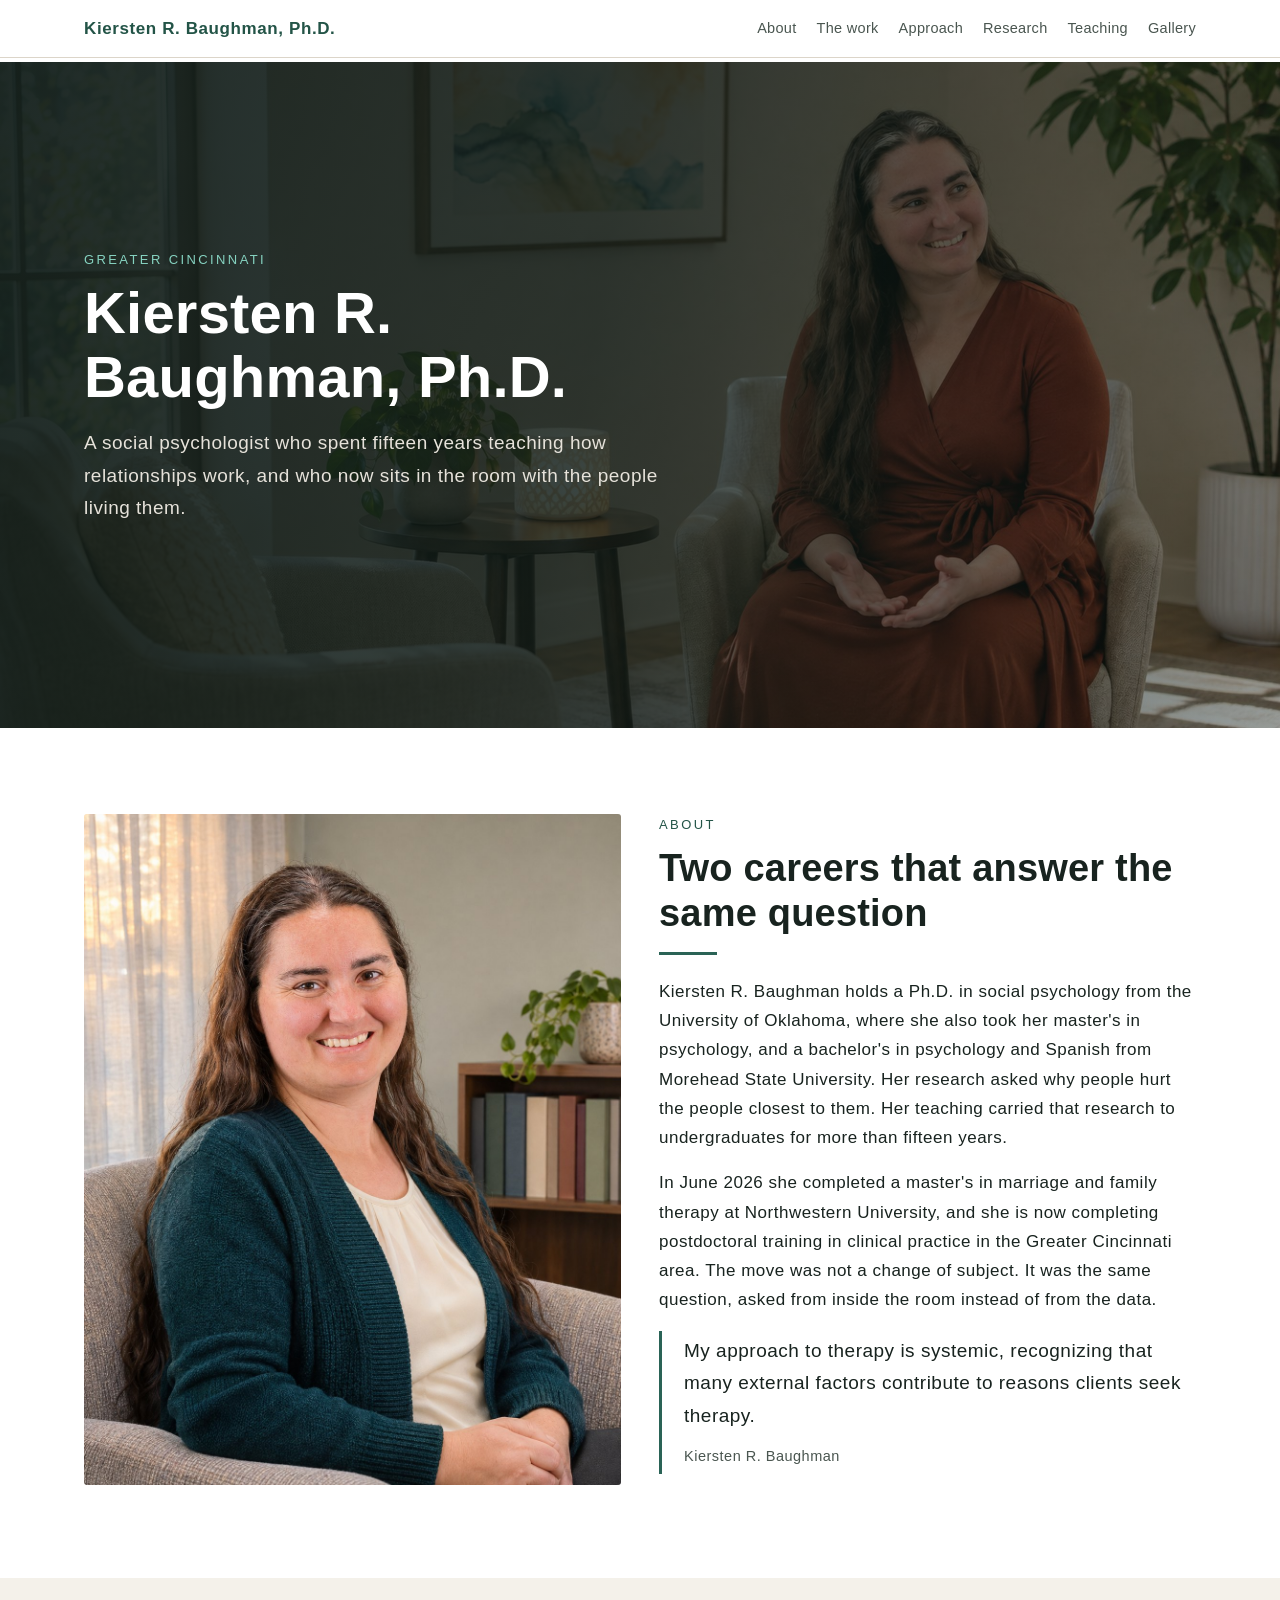
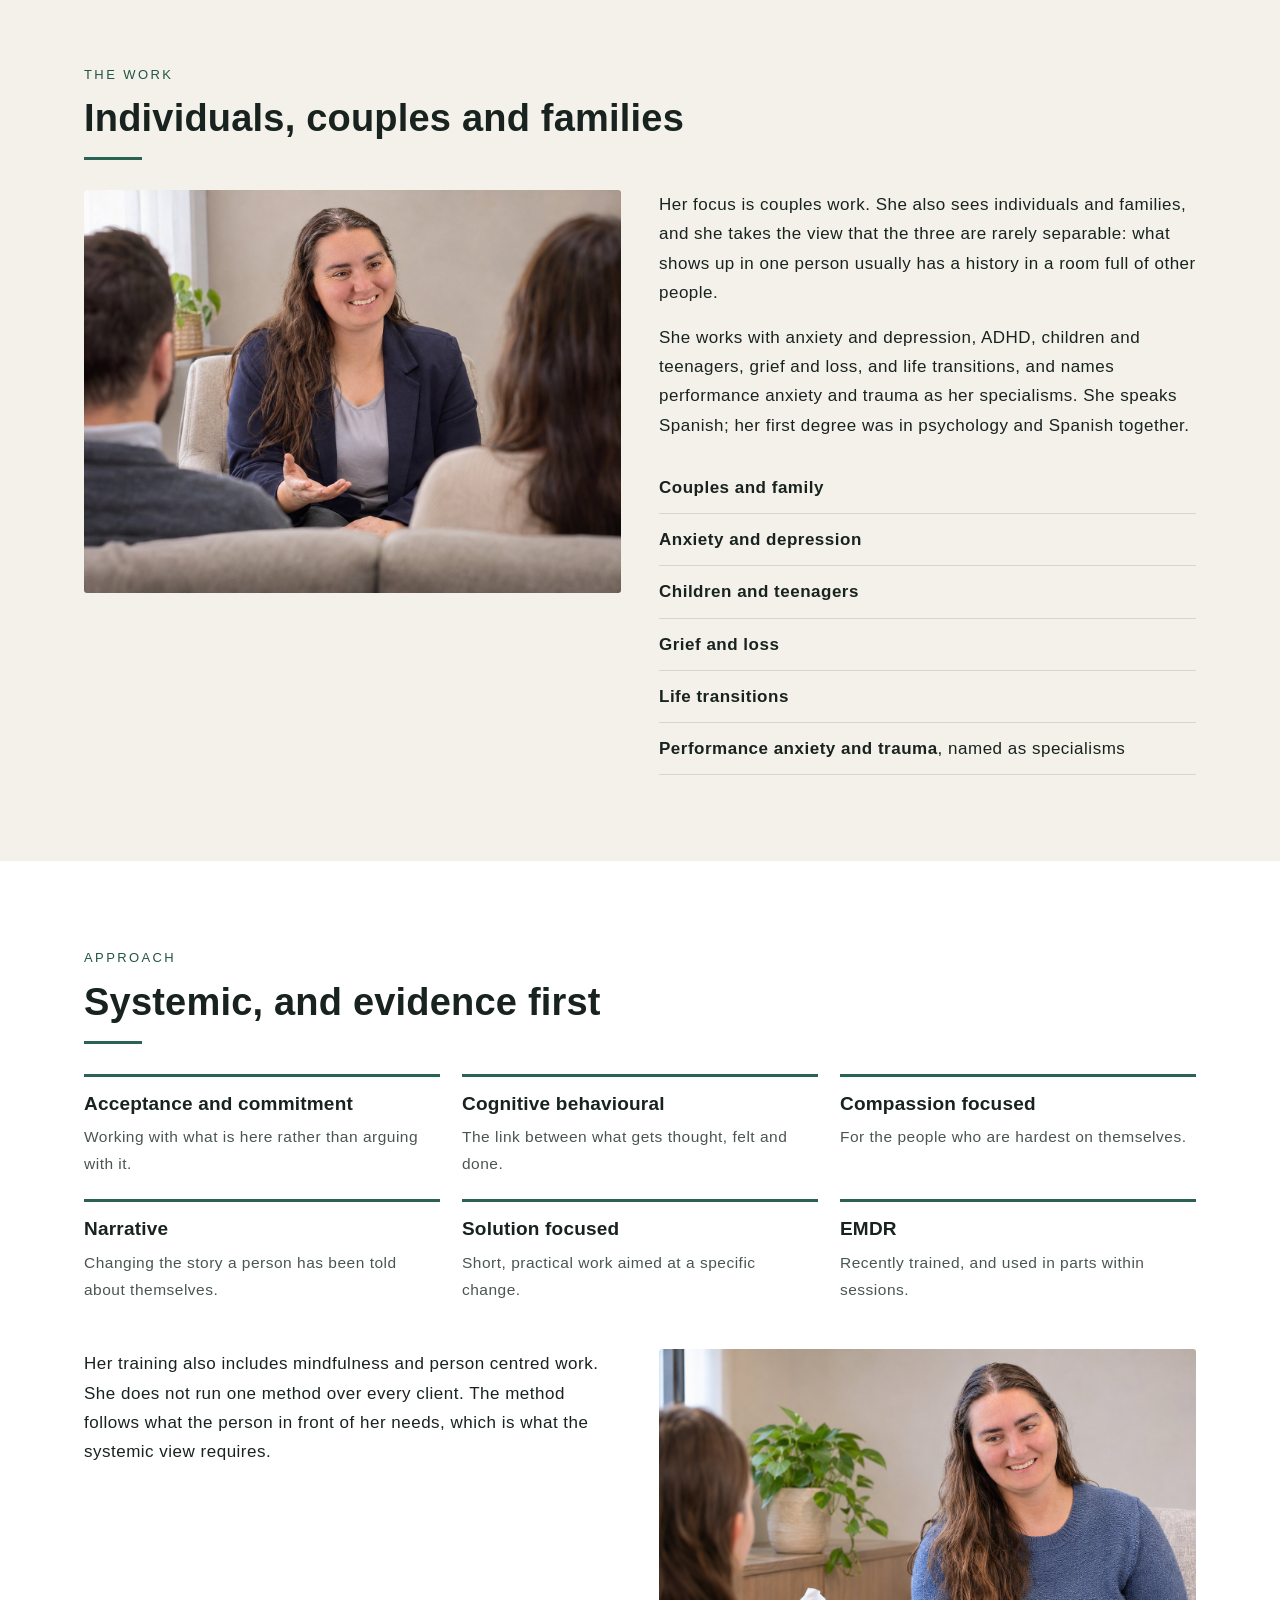
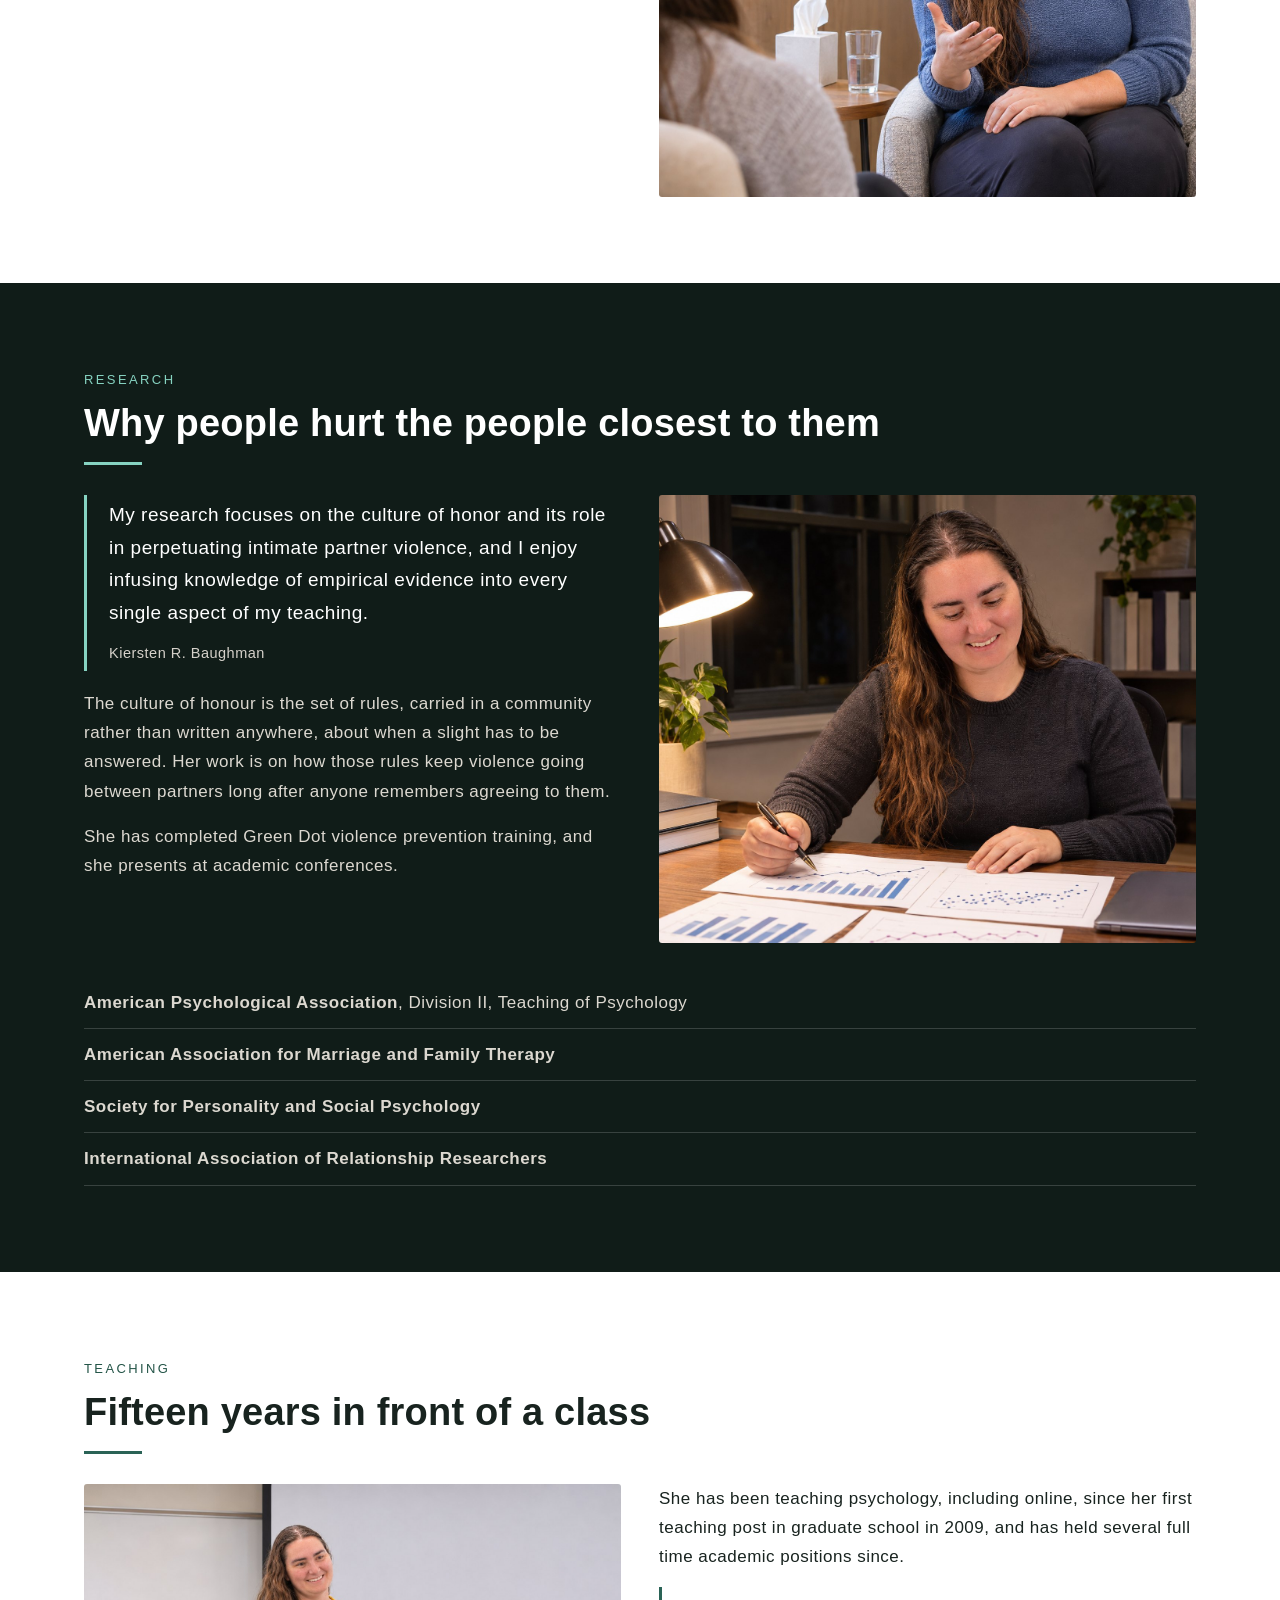
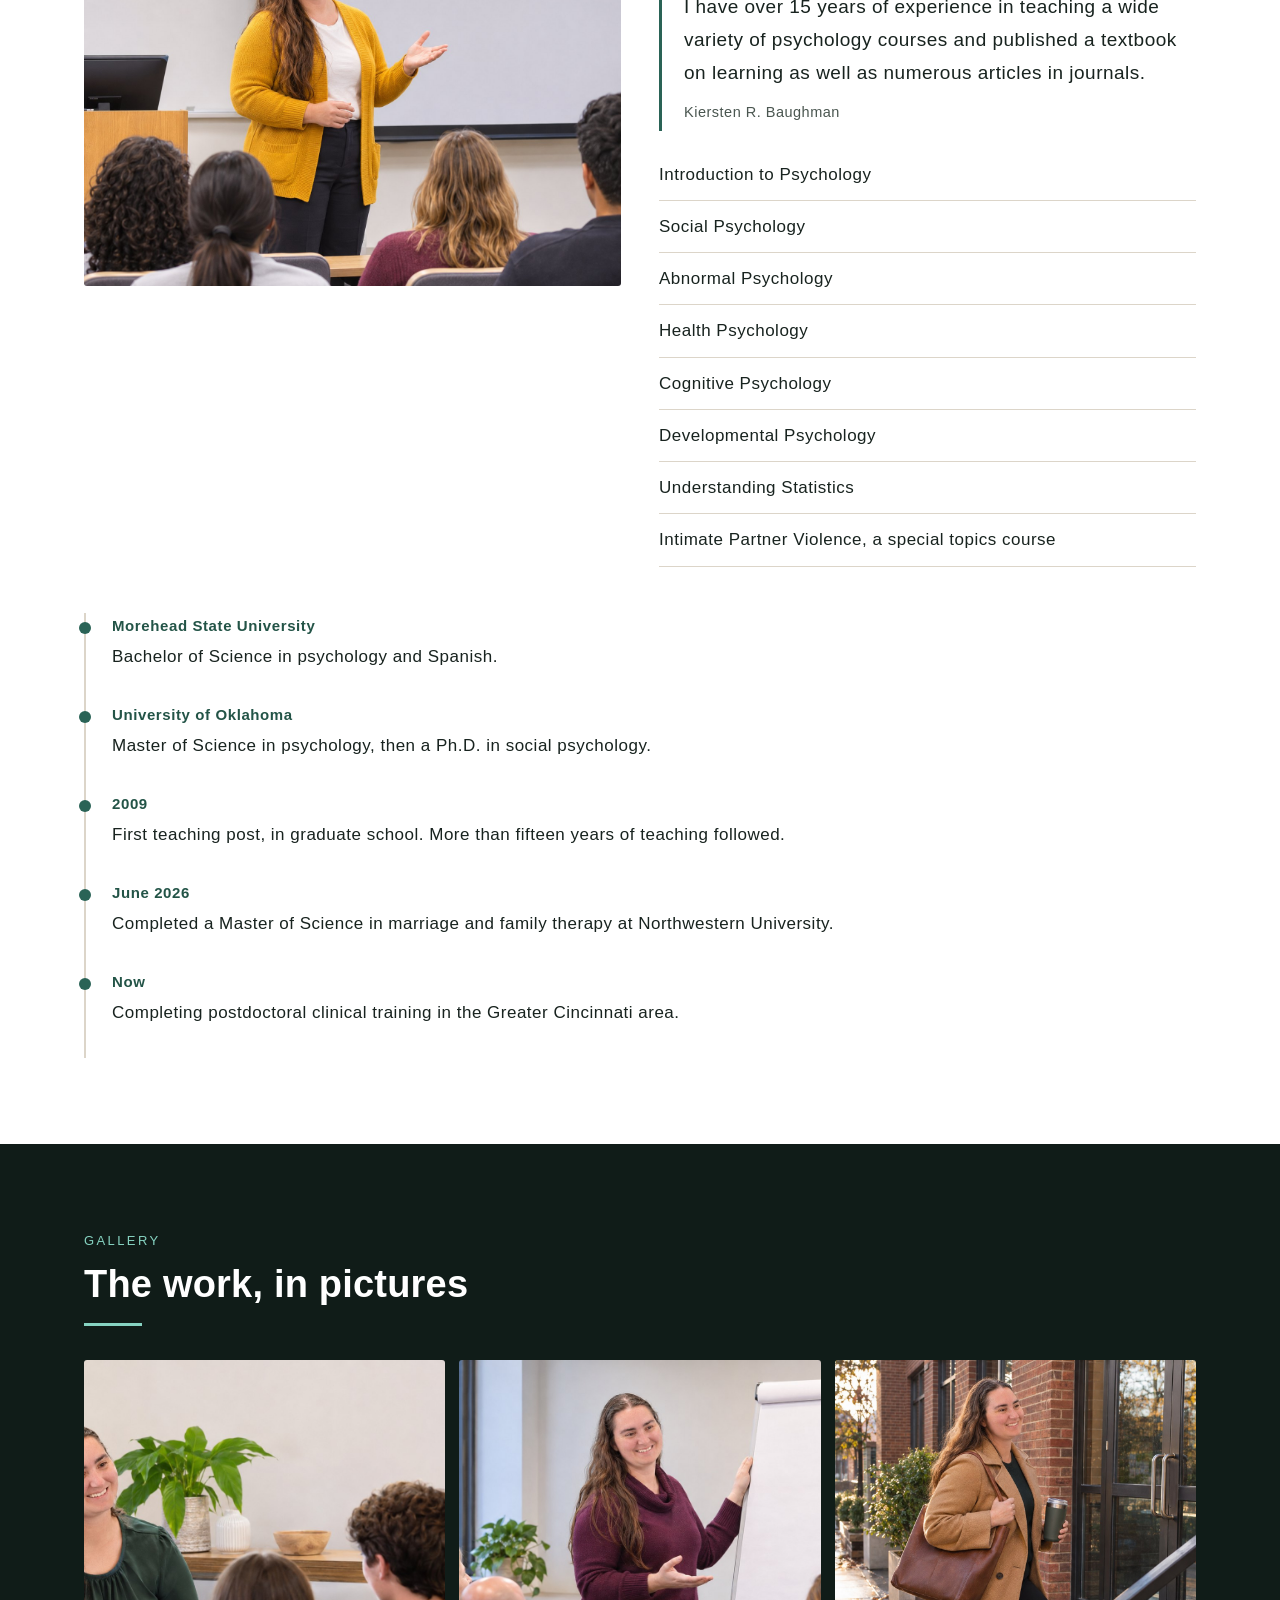
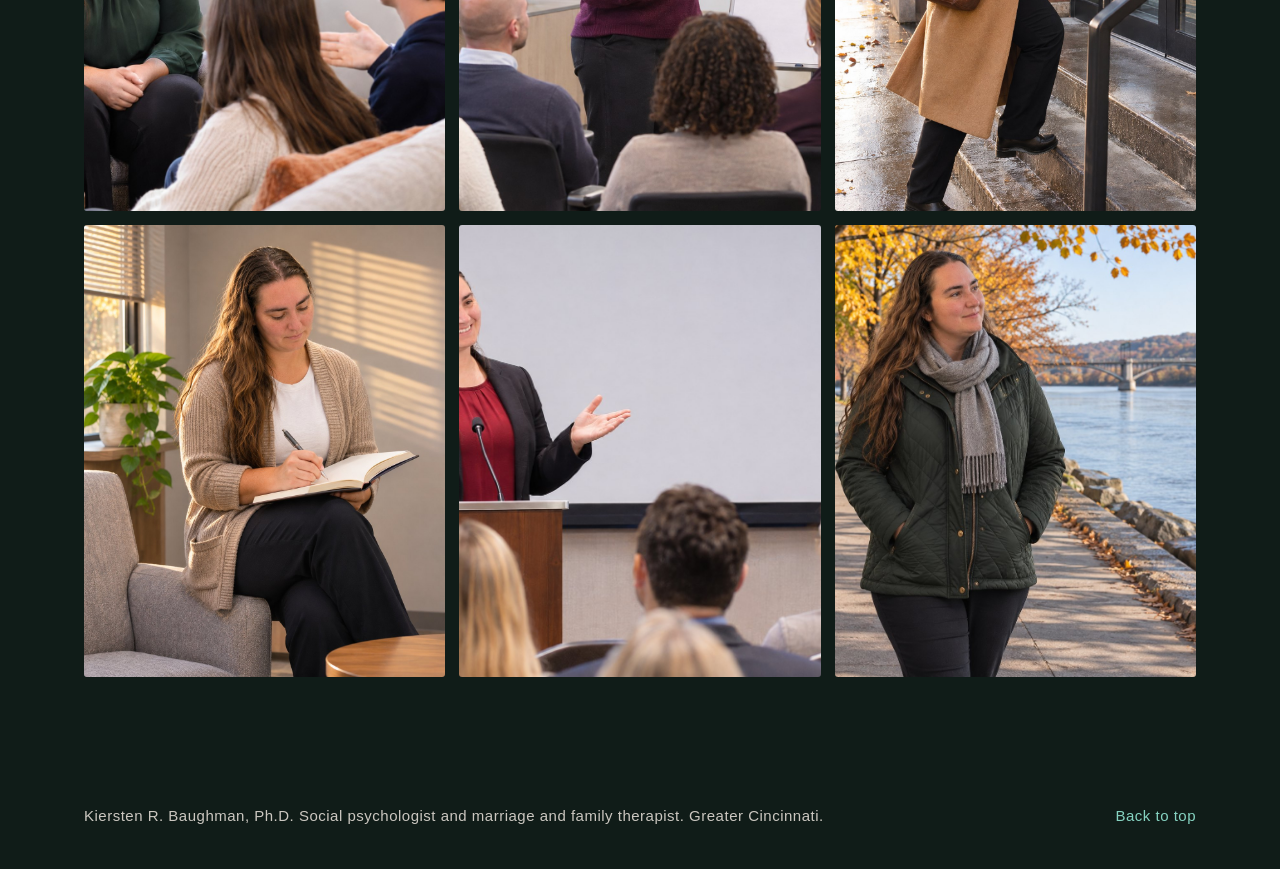
<file: index.html>
<!DOCTYPE html>
<html lang="en">
<head>
<meta charset="utf-8">
<meta name="viewport" content="width=device-width, initial-scale=1, shrink-to-fit=no">
<meta name="robots" content="noindex, nofollow"><!-- staging on github.io. Remove this line and the Disallow in robots.txt when the site moves to her own domain. -->
<title>Kiersten R. Baughman, Ph.D. | Social Psychologist and Marriage and Family Therapist</title>
<meta name="description" content="Kiersten R. Baughman, Ph.D., is a social psychologist and marriage and family therapist in the Greater Cincinnati area who works with individuals, couples and families, and who has taught university psychology for more than fifteen years.">
<link rel="icon" href="img/favicon.ico">
<link href="css/bundle.min.css" rel="stylesheet">
<link href="css/style.css" rel="stylesheet">
<link href="css/kb.css" rel="stylesheet">
</head>
<body class="kb">

<nav class="kb-nav">
  <div class="kb-wrap">
    <a class="kb-brand" href="#home">Kiersten R. Baughman, Ph.D.</a>
    <div class="kb-links">
      <a href="#about">About</a>
      <a href="#practice">The work</a>
      <a href="#approach">Approach</a>
      <a href="#research">Research</a>
      <a href="#teaching">Teaching</a>
      <a href="#gallery">Gallery</a>
    </div>
  </div>
</nav>

<header class="kb-hero" id="home" style="background-image:url('img/02-hero.jpg')">
  <div class="kb-scrim"></div>
  <div class="kb-wrap">
    <span class="kb-eyebrow">Greater Cincinnati</span>
    <h1>Kiersten R. Baughman, Ph.D.</h1>
    <p>A social psychologist who spent fifteen years teaching how relationships work, and who now sits in the room with the people living them.</p>
  </div>
</header>

<section id="about">
  <div class="kb-wrap">
    <div class="kb-grid kb-two">
      <div class="kb-portrait"><img src="img/01-portrait.jpg" alt="Kiersten R. Baughman in a consulting room" width="1122" height="1402" loading="lazy" decoding="async"></div>
      <div>
        <span class="kb-eyebrow">About</span>
        <h2>Two careers that answer the same question</h2>
        <div class="kb-rule"></div>
        <p>Kiersten R. Baughman holds a Ph.D. in social psychology from the University of Oklahoma, where she also took her master's in psychology, and a bachelor's in psychology and Spanish from Morehead State University. Her research asked why people hurt the people closest to them. Her teaching carried that research to undergraduates for more than fifteen years.</p>
        <p>In June 2026 she completed a master's in marriage and family therapy at Northwestern University, and she is now completing postdoctoral training in clinical practice in the Greater Cincinnati area. The move was not a change of subject. It was the same question, asked from inside the room instead of from the data.</p>
        <div class="kb-quote">
          <p>My approach to therapy is systemic, recognizing that many external factors contribute to reasons clients seek therapy.</p>
          <cite>Kiersten R. Baughman</cite>
        </div>
      </div>
    </div>
  </div>
</section>

<section class="kb-sand" id="practice">
  <div class="kb-wrap">
    <span class="kb-eyebrow">The work</span>
    <h2>Individuals, couples and families</h2>
    <div class="kb-rule"></div>
    <div class="kb-grid kb-two" style="margin-top:30px">
      <div class="kb-shot"><img src="img/03-couples.jpg" alt="In session with a couple" width="1448" height="1086" loading="lazy" decoding="async"></div>
      <div>
        <p>Her focus is couples work. She also sees individuals and families, and she takes the view that the three are rarely separable: what shows up in one person usually has a history in a room full of other people.</p>
        <p>She works with anxiety and depression, ADHD, children and teenagers, grief and loss, and life transitions, and names performance anxiety and trauma as her specialisms. She speaks Spanish; her first degree was in psychology and Spanish together.</p>
        <ul class="kb-list" style="margin-top:22px">
          <li><b>Couples and family</b></li>
          <li><b>Anxiety and depression</b></li>
          <li><b>Children and teenagers</b></li>
          <li><b>Grief and loss</b></li>
          <li><b>Life transitions</b></li>
          <li><b>Performance anxiety and trauma</b>, named as specialisms</li>
        </ul>
      </div>
    </div>
  </div>
</section>

<section id="approach">
  <div class="kb-wrap">
    <span class="kb-eyebrow">Approach</span>
    <h2>Systemic, and evidence first</h2>
    <div class="kb-rule"></div>
    <div class="kb-cards" style="margin-top:30px">
      <div class="kb-card"><h3>Acceptance and commitment</h3><p>Working with what is here rather than arguing with it.</p></div>
      <div class="kb-card"><h3>Cognitive behavioural</h3><p>The link between what gets thought, felt and done.</p></div>
      <div class="kb-card"><h3>Compassion focused</h3><p>For the people who are hardest on themselves.</p></div>
      <div class="kb-card"><h3>Narrative</h3><p>Changing the story a person has been told about themselves.</p></div>
      <div class="kb-card"><h3>Solution focused</h3><p>Short, practical work aimed at a specific change.</p></div>
      <div class="kb-card"><h3>EMDR</h3><p>Recently trained, and used in parts within sessions.</p></div>
    </div>
    <div class="kb-grid kb-two" style="margin-top:46px">
      <div>
        <p>Her training also includes mindfulness and person centred work. She does not run one method over every client. The method follows what the person in front of her needs, which is what the systemic view requires.</p>
      </div>
      <div class="kb-shot"><img src="img/09-oneonone.jpg" alt="A one to one session" width="1374" height="1145" loading="lazy" decoding="async"></div>
    </div>
  </div>
</section>

<section class="kb-deep" id="research">
  <div class="kb-wrap">
    <span class="kb-eyebrow">Research</span>
    <h2>Why people hurt the people closest to them</h2>
    <div class="kb-rule"></div>
    <div class="kb-grid kb-two" style="margin-top:30px">
      <div>
        <div class="kb-quote">
          <p>My research focuses on the culture of honor and its role in perpetuating intimate partner violence, and I enjoy infusing knowledge of empirical evidence into every single aspect of my teaching.</p>
          <cite>Kiersten R. Baughman</cite>
        </div>
        <p>The culture of honour is the set of rules, carried in a community rather than written anywhere, about when a slight has to be answered. Her work is on how those rules keep violence going between partners long after anyone remembers agreeing to them.</p>
        <p>She has completed Green Dot violence prevention training, and she presents at academic conferences.</p>
      </div>
      <div class="kb-shot"><img src="img/05-desk.jpg" alt="Reviewing research material at her desk" width="1374" height="1145" loading="lazy" decoding="async"></div>
    </div>
    <ul class="kb-list" style="margin-top:34px">
      <li><b>American Psychological Association</b>, Division II, Teaching of Psychology</li>
      <li><b>American Association for Marriage and Family Therapy</b></li>
      <li><b>Society for Personality and Social Psychology</b></li>
      <li><b>International Association of Relationship Researchers</b></li>
    </ul>
  </div>
</section>

<section id="teaching">
  <div class="kb-wrap">
    <span class="kb-eyebrow">Teaching</span>
    <h2>Fifteen years in front of a class</h2>
    <div class="kb-rule"></div>
    <div class="kb-grid kb-two" style="margin-top:30px">
      <div class="kb-shot"><img src="img/04-lecture.jpg" alt="Teaching a university psychology class" width="1448" height="1086" loading="lazy" decoding="async"></div>
      <div>
        <p>She has been teaching psychology, including online, since her first teaching post in graduate school in 2009, and has held several full time academic positions since.</p>
        <div class="kb-quote">
          <p>I have over 15 years of experience in teaching a wide variety of psychology courses and published a textbook on learning as well as numerous articles in journals.</p>
          <cite>Kiersten R. Baughman</cite>
        </div>
        <ul class="kb-list">
          <li>Introduction to Psychology</li>
          <li>Social Psychology</li>
          <li>Abnormal Psychology</li>
          <li>Health Psychology</li>
          <li>Cognitive Psychology</li>
          <li>Developmental Psychology</li>
          <li>Understanding Statistics</li>
          <li>Intimate Partner Violence, a special topics course</li>
        </ul>
      </div>
    </div>
    <ul class="kb-time" style="margin-top:46px">
      <li><span class="kb-when">Morehead State University</span><p>Bachelor of Science in psychology and Spanish.</p></li>
      <li><span class="kb-when">University of Oklahoma</span><p>Master of Science in psychology, then a Ph.D. in social psychology.</p></li>
      <li><span class="kb-when">2009</span><p>First teaching post, in graduate school. More than fifteen years of teaching followed.</p></li>
      <li><span class="kb-when">June 2026</span><p>Completed a Master of Science in marriage and family therapy at Northwestern University.</p></li>
      <li><span class="kb-when">Now</span><p>Completing postdoctoral clinical training in the Greater Cincinnati area.</p></li>
    </ul>
  </div>
</section>

<section class="kb-deep" id="gallery">
  <div class="kb-wrap">
    <span class="kb-eyebrow">Gallery</span>
    <h2>The work, in pictures</h2>
    <div class="kb-rule"></div>
    <div class="kb-gallery" style="margin-top:34px">
      <figure><img src="img/06-family.jpg" alt="In session with a family" width="1448" height="1086" loading="lazy" decoding="async"></figure>
      <figure><img src="img/08-workshop.jpg" alt="Running a small training workshop" width="1448" height="1086" loading="lazy" decoding="async"></figure>
      <figure><img src="img/07-arriving.jpg" alt="Arriving at the practice in the morning" width="1122" height="1402" loading="lazy" decoding="async"></figure>
      <figure><img src="img/11-notes.jpg" alt="Writing up notes between sessions" width="1122" height="1402" loading="lazy" decoding="async"></figure>
      <figure><img src="img/10-conference.jpg" alt="Presenting at an academic conference" width="1672" height="941" loading="lazy" decoding="async"></figure>
      <figure><img src="img/12-river.jpg" alt="Walking a riverside path" width="1448" height="1086" loading="lazy" decoding="async"></figure>
    </div>
  </div>
</section>

<footer class="kb-foot">
  <div class="kb-wrap">
    <span>Kiersten R. Baughman, Ph.D. Social psychologist and marriage and family therapist. Greater Cincinnati.</span>
    <span><a href="#home">Back to top</a></span>
  </div>
</footer>
<!-- No contact form and no email address: this build had no contact address on file for her, and an address is never guessed. Add a FormSubmit form here once she supplies one. -->
<!-- Needs Client Confirmation, all held off the page: her licence status and whether "Licensed Clinical Intern" is a title she wants published; whether she still holds the Valley City State University post and the years; the title, publisher and year of the textbook on learning; which locations she sees clients at; whether Spanish language sessions should be offered as a service. -->
<script src="js/kb.js"></script>
</body>
</html>
</file>
<file: css/style.css>
/* ===================================
    Table of Content
====================================== */

/*  
    - Google Fonts
    - Scrollbar
    - General   
    - Loader
    - Navbar
    - Side Menu
    - Banner
    - About Section
    - Counter section
    - Portfolio Section
    - Team Section
    - Testimonials Section
    - Blog Section
    - Contact Section
    - Footer
    - StandAlone Page
    - Media Queries

   
*/

@import url('https://fonts.googleapis.com/css2?family=Raleway:wght@200;300;400;500;600;700;800&display=swap');
@import url('https://fonts.googleapis.com/css2?family=Open+Sans:wght@300;400;600;700&display=swap');

/* ===================================
    Scrollbar
====================================== */


::-webkit-scrollbar {
width: 8px;
}
::-webkit-scrollbar-track {
width: 12px;
border-left: 0 solid white;
border-right: 0 solid white;
}
::-webkit-scrollbar-thumb {
background:linear-gradient(30deg, #00adc9  40%, #00e0ce  60%);
width: 0;
height: 25%;
transition: .5s ease;
cursor: pointer;
}


/* ===================================
    General
====================================== */


body {
  font-family: 'Raleway', sans-serif;
  overflow-x: hidden;
}

span {
  font-weight: 400;
}

a {
  text-decoration: none;
}


/*Headings*/

.heading {
  font-size: 48px;
  color: #fff;
  font-weight: 500;
  margin-bottom: 25px; 
}

.subheading { 
  font-size: 18px;
  color: #454545;
  font-weight: 400;
  margin-bottom: 25px;
  font-family: 'Open Sans', sans-serif;
}

.text {
  font-size: 16px;
  font-weight: 400;
  color: #fff;
  margin-bottom: 25px;
  font-family: 'Open Sans', sans-serif;

}

/*Social Icons*/

.social-icons ul {
  margin-bottom: 0px;
}

.social-icons ul li {
  font-size: 15px;
  display: inline-block;
  margin-right: 5px;
  margin-left: 5px;
}

.social-icons ul li a {
  overflow: hidden;
  border-radius: 50%;
  display: block;
  color: #fff;
  height: 40px;
  line-height: 40px;
  width: 40px;
  border: 1px solid transparent;
  text-align: center;
}

/*Social icons hover*/

.facebook-hover:hover {color: #4267B2; transition: all 0.5s ease; background-color: #fff;}
.twitter-hover:hover {color: #1DA1F2; transition: all 0.5s ease; background-color: #fff;}
.google-plus-hover:hover {color: #db4a39; transition: all 0.5s ease;background-color: #fff;}
.linked-in-hover:hover {color: #2867B2; transition: all 0.5s ease; background-color: #fff;}
.instagram-hover:hover {color: #C13584; transition: all 0.5s ease; background-color: #fff;}
.gmail-hover:hover {color: #D44638; transition: all 0.5s ease; background-color: #fff;}
/*Button*/

.btn {
  z-index: 2;
  letter-spacing: .5px;
  border-radius: 0;
  font-weight: 500;
  overflow: hidden;
  position: absolute;
  line-height: inherit;
  display: inline-block;
  color: #fff;
  border: 2px solid transparent;
  text-transform: capitalize;
  transition: all .5s ease !important;
}

.btn.button {
  font-size: 15px !important;
  font-weight: 500;
  color: #fff;
  padding: 9px 27px !important;
  line-height: 1.8em !important;
  cursor: pointer;
  display: inline-block;
  position: relative;
  transition: 0.5s;
  font-family: 'Raleway', sans-serif;
}

.btn.btn-rounded {
  border-radius: 50px;
}

.btn.blue-btn {
  background:  #00abc9;
  border-color:  #00abc9;
  color: #fff;
}

.btn.red-btn {
  background:  #cb342b;
  border-color:  transparent;
  color: #fff;
}

.btn.white-btn {
  background:  #fff;
  border-color:  transparent;
  color: #00bccb;
}

.btn.white-btn-1 {
  background:  #fff;
  border-color:  transparent;
  color: #cb342b;
}
  

/*Button hover*/

.btn.btn-hvr-red:hover {
  background-color: #cb342b;
  border-color: #cb342b;
  color: #fff;
}

.btn.btn-hvr-blue:hover {
  background-image: linear-gradient(to right, #00e0ce 30%, #00adc9 70%);
  /*background-color: #cb342b;*/
  border-color: transparent;
  color: #fff;
}

/* ===================================
   Loader
====================================== */
.loader {
  bottom: 0;
  height: 100%;
  left: 0;
  position: fixed;
  right: 0;
  top: 0;
  width: 100%;
  z-index: 111111;
  display: flex;
  justify-content: center;
  align-items: center;
  overflow: hidden;
  background: #fff;
}
.loader-spinner {
  width: 75px;
  height: 75px;
  margin: 0;
  background: transparent;
  border-top: 4px solid #50c2cb;
  border-right: 4px solid transparent;
  border-radius: 50%;
  animation: 1s spin linear infinite;
}

@-webkit-keyframes spin {
    from {
        -webkit-transform: rotate(0deg);
        transform: rotate(0deg);
    }
    to {
        -webkit-transform: rotate(360deg);
        transform: rotate(360deg);
    }
}

@keyframes spin {
    from {
        -webkit-transform: rotate(0deg);
        transform: rotate(0deg);
    }
    to {
        -webkit-transform: rotate(360deg);
        transform: rotate(360deg);
    }
}

/* ===================================
    Navbar
====================================== */


/* nav top default */
.navbar.navbar-top-default {
  position: absolute;
  top: 0;
  z-index: 99;
  overflow: hidden;
  height: 90px;
  width: 100%;
  -webkit-transition: all .1s ease;
  -moz-transition: all .1s ease;
  -ms-transition: all .1s ease;
  -o-transition: all .1s ease;
  transition: all .1s ease;
  background-color: transparent;
}


.header-appear .navbar-top-default {
  height: 90px;
  position: fixed;
  z-index: 999;
  background-color: #fff;
  -webkit-animation-name: animationFade;
  -o-animation-name: animationFade;
  animation-name: animationFade;
  -webkit-animation-duration: 1s;
  -o-animation-duration: 1s;
  animation-duration: 1s;
  -webkit-animation-fill-mode: both;
  -o-animation-fill-mode: both;
  animation-fill-mode: both;
  -webkit-box-shadow: 0 10px 10px -10px rgba(0, 0, 0, 0.35);
  box-shadow: 0 10px 10px -10px rgba(0, 0, 0, 0.35);
}

@keyframes animationFade {
    from { opacity: 0; -webkit-transform: translate3d(0, -100%, 0); transform: translate3d(0, -100%, 0);
    }
    to { opacity: 1; -webkit-transform: none; -o-transform: none; transform: none; }
}

.navbar .navbar-nav .nav-link {
  font-size: 15px;
  color: #4f4f4f;
  font-weight: 600;
  padding: 6px 6px;
  margin-left: 45px;
  transition: .5s ease;
  transition: all .6s ease;
  border: 2px solid transparent;
  display: block;
  font-family: 'Raleway', sans-serif;
}

.navbar .navbar-nav {
  margin-left: auto;
}
.navbar .navbar-nav .nav-link.non-active{
  color: #4f4f4f !important;
}
.navbar .navbar-nav .nav-link.active { 
  color: #cb342b;
  transition: all .6s ease;
}

.navbar .navbar-nav .nav-link:hover {
  color: #4f4f4f;
  cursor: pointer;
  transition: all .6s ease;
}

.navbar .navbar-nav .nav-link:last-child {
  margin-right: 0;
}

.navbar .navbar-nav .nav-link:after {
  content: '';
  display: block;
  margin: auto;
  height: 3px;
  width: 0px;
  background: transparent;
  transition: width .5s ease, background-color .5s ease;
}

.navbar .navbar-nav .nav-link:hover:after {
  width: 100%;
  background: #4f4f4f;
}

.navbar .navbar-nav .button {
  margin-left: 30px;
}

/*Search icon*/
.search {
  vertical-align: sub;
}

.open_search {
  cursor: pointer;
  color: #4f4f4f;
  display: inline-block;
  padding: 10px;
  font-size: 18px;
  margin-left: 30px;
  position: relative;
}

.search_block {
  opacity: 0;
  display: none;
  text-align: center;
  height: 0;
  position: fixed;
  top: 50%;
  left: 35%;
  z-index: 1024;
  margin-top: -41px;
  margin-left: -150px;
}

.search_block.visible {
  opacity: 1;
  display: inline-block;
  height: auto;
}

.search_block.visible .search_box {
  opacity: 1;
  top: 0;
  transform: scale(1);
}

.search_block .overlayer {
  background-color: #00abc9;
  position: fixed;
  cursor: url(../img/overlay-close.png), auto;
  opacity: 0.9;
  top: 0;
  left: 0;
  height: 100%;
  width: 100%;
}

input,
select,
textarea {
  background-color: transparent !important;
  font-size: 20px;
}

.inner input,
select,
textarea::placeholder {
  color: #FFFFFF !important;
}

input::-webkit-input-placeholder {
  color: #FFFFFF !important;
}

input:-moz-placeholder {
  /* Firefox 18- */
  color: #FFFFFF !important;
}

input::-moz-placeholder {
  /* Firefox 19+ */
  color: #FFFFFF !important;
}

input:-ms-input-placeholder {
  color: #FFFFFF !important;
}

.search_box {
  background-color: transparent;
  opacity: 0;
  display: inline-block;
  padding: 10px;
  position: relative;
  text-align: center;
  top: -120px;
  transform: scale(1.05);
  transition: all 0.4s ease 0s;
  z-index: 10;
}

.search_box .search_input {
  border: 3px solid transparent;
  border-bottom: 1px solid;
  box-sizing: border-box;
  display: inline-block;
  height: 80px;
  line-height: 2;
  min-width: 700px;
  outline: medium none;
  padding: 10px 10px 10px 0px;
  width: 700px;
  transition: all 0.45s ease 0s;
  -webkit-appearance: none;
  border-radius: 0;
}

.search-form .search-input {
  font-size: 30px;
  font-weight: 200;
}

#search ::placeholder {
  color: #FFFFFF;
  opacity: 1;
}

.search_icon {
  background-color: transparent;
  border: medium none;
  color: #FFFFFF;
  font-size: 28px;
  left: 93%;
  line-height: 38PX;
  padding: 8px;
  position: absolute;
  top: 28px;
}

.search_icon:hover {
  color: #FFFFFF;
}

.search_icon:focus {
  color: #FFFFFF;
}

::-webkit-input-placeholder {
  color: #999;
  font-style: normal;
}

:-moz-placeholder {
  color: #999;
  font-style: normal;
}

::-moz-placeholder {
  color: #999;
  font-style: normal;
}

:-ms-input-placeholder {
  color: #999;
  font-style: normal;
}

input,
select,
textarea {
  margin: 0;
}


/*side menu button*/

.sidemenu_btn {
  width: 36px;
  padding: 6px;
  right: 40px;
  top: 20px;
  z-index: 999;
  margin-top: 12px;
  margin-left: 16px;
  cursor: pointer;
  position: absolute;
  display: inline-block;
  transition: all .3s linear;
}

.sidemenu_btn span {
  height: 2px;
  width: 100%;
  background: #4f4f4f;
  display: block;
  margin: auto;
  transition: .5s ease;
}

.sidemenu_btn:hover span:first-child,
.sidemenu_btn:hover span:last-child {
  width: 70%;
  background-color: #4f4f4f;
}

.sidemenu_btn:hover span:nth-child(2) {
  background-color: #4f4f4f;
}

.sidemenu_btn span:nth-child(2) {
  margin: 4px 0;
}


/* ===================================
    Side Menu
====================================== */

.side-menu {
  top: 0;
  right: 0;
  width: 30%;
  height: 100%;
  z-index: 9999;
  background-image: linear-gradient(to right, #00e0ce 20%,  #00adc9 100%);
  transform: translate3d(100%, 0, 0);
  transition: transform .5s ease;
  position: fixed;
  overflow: hidden;
}

.side-menu.left {
  left: 0;
  right: auto;
  transform: translate3d(-100%, 0, 0);
}

.side-menu.before-side {
  width: 280px;
}

.side-menu.side-menu-active,
.side-menu.before-side {
  transform: translate3d(0, 0, 0);
}

.pul-menu .side-menu.side-menu-active {
  visibility: visible;
  opacity: 1;
}

.side-menu .navbar-brand {
  margin: 0 0 2.5rem 0;
}


/*Side overlay*/

#close_side_menu {
  top: 0;
  left: 0;
  width: 100%;
  height: 100%;
  display: none;
  z-index: 1031;
  opacity: 0.7;
  background-color: #011321;
  position: fixed;
  transition: opacity 300ms cubic-bezier(0.895, 0.03, 0.685, 0.22);
}


/*side menu image*/

.sidemenu-image {
  position: absolute;
  top: 45px;
}


/*side menu close btn*/

.side-menu .btn-close {
  height: 33px;
  width: 33px;
  top: 30px;
  right: 25px;
  cursor: pointer;
  text-align: center;
  position: absolute;
  display: inline-block;
}

.side-menu.before-side .btn-close {
  display: none;
}

.side-menu .btn-close::before,
.side-menu .btn-close::after {
  top: 5px;
  left: 16px;
  height: 24px;
  width: 2px;
  content: ' ';
  background: #fff;
  position: absolute;
}

.side-menu .btn-close:before {
  transform: rotate(45deg);
}

.side-menu .btn-close:after {
  transform: rotate(-45deg);
}

.side-menu .btn-close:hover {
  transform: scale(0.9);
  overflow: hidden;
  transition: all .5s ease;
}


/*side menu inner-wrapper*/

.side-menu .inner-wrapper {
  height: 100%;
  padding: 4rem 3rem;
  position: relative;
  overflow-y: auto;
  display: flex;
  align-items: center;
  text-align: left;
  flex-wrap: wrap;
}

.pul-menu.pushwrap .side-menu .inner-wrapper {
  padding: 3.5rem 2.5rem;
}

.side-menu .side-nav {
  margin-bottom: 0px;
  margin-top: 35px;
  display: block;
}

.side-nav .navbar-nav .nav-item {
  opacity: 0;
  display: block;
  margin: 15px 0;
  padding: 0 !important;
  transition: all 0.8s ease 500ms;
  transform: translateY(30px);
}

.side-nav .navbar-nav .nav-item:first-child {
  transition-delay: .1s;
}

.side-nav .navbar-nav .nav-item:nth-child(2) {
  transition-delay: .2s;
}

.side-nav .navbar-nav .nav-item:nth-child(3) {
  transition-delay: .3s;
}

.side-nav .navbar-nav .nav-item:nth-child(4) {
  transition-delay: .4s;
}

.side-nav .navbar-nav .nav-item:nth-child(5) {
  transition-delay: .5s;
}

.side-nav .navbar-nav .nav-item:nth-child(6) {
  transition-delay: .6s;
}

.side-nav .navbar-nav .nav-item:nth-child(7) {
  transition-delay: .7s;
}

.side-nav .navbar-nav .nav-item:nth-child(8) {
  transition-delay: .8s;
}

.side-nav .navbar-nav .nav-item:nth-child(9) {
  transition-delay: .9s;
}

.side-menu.side-menu-active .side-nav .navbar-nav .nav-item {
  transform: translateY(0);
  opacity: 1;
}

.side-nav .navbar-nav .nav-link {
  display: inline-table;
  color: #fff;
  padding: 2px 0 3px 0 !important;
  font-size: 24px;
  line-height: normal;
  position: relative;
  border-radius: 0;
  text-decoration: none;
  font-family: 'Raleway', sans-serif;  
}

.side-nav .navbar-nav .nav-link::after {
  content: "";
  left: 0;
  width: 0;
  bottom: 0;
  height: 2px;
  background: #fff;
  overflow: hidden;
  position: absolute;
  display: inline-block;
  transition: all 0.5s cubic-bezier(0, 0, 0.2, 1);
}

.side-nav .navbar-nav .nav-link:hover::after,
.side-nav .navbar-nav .nav-link:focus::after,
.side-nav .navbar-nav .nav-link.active::after {
  width: 100%;
}

.side-nav .navbar-nav .nav-link.active {
  background: transparent;
}


/*side menu footer */

.side-menu-footer .navbar-nav {
  transform: translateY(0);
}

.side-menu-footer .text {
  font-size: 14px;
}


/* ===================================
    Banner 
====================================== */
.banner{
  background-image: url('../img/banner.jpg');  
  background-size: cover;
  height: 100vh;
  display: flex;
  align-items: center;
  /*position: relative;*/
  background-repeat: no-repeat;
}

.banner .banner-caption .heading{
  font-size: 74.23px;
  color: #cb342b;
  margin-bottom: 5px;
}

.banner .banner-caption .text{
  color: #4f4f4f;
  font-size: 30px;
  margin-bottom: 50px;
}

/* ===================================
    About Section
====================================== */
.about-section{
  padding-top: 120px;
  background-image: linear-gradient(to right, #00e0ce 30%, #00adc9 70%);
}
.about-section .img-col{
  display: flex;
  justify-content: center;
  width: 92%;
}
.about-section .text-col{
  padding-left: 20px;
}
.about-section .text-col .subheading{
  color: #fff;
  font-size: 24px;
}


/* ===================================
    Counter Section
====================================== */

.counter-section .num_counter{
  background-color: #fff;
  padding-top: 120px;
  padding-bottom: 120px;
}
.counter-section .num_counter .subheading {
  font-size: 36px;
  margin-bottom: 15px;
  color: #cb342b;
  font-weight: 500;
}


.counter-section .num_counter {
  padding-top: 90px;
}

.counter-section .counter i {
  font-size: 36px;
  color: #011321;
}

.counter-section .num_counter .counter .text {
  text-transform: uppercase;
  margin-bottom: 0;
  color: #18191d;
  font-weight: 600;

}

/*Red Text Section*/
.counter-section .text-row{
  padding-top: 120px;
  padding-bottom: 120px;
  background-color: #cb342b;
}

.counter-section .text-row .subheading{
  color: #fff;
}

.counter-section .text-row .heading{
  font-weight: 300;
  font-size: 42px;
}

/* ===================================
    Portfolio Section
====================================== */
.portfolio-section{
  padding-top: 120px;
  padding-bottom: 120px;
}

.portfolio-section .heading-col .heading{
  color: #4f4f4f;
}
.portfolio-section .heading-col .text{
  color: #7e8186;
  margin-bottom: 70px;
  padding-left: 240px;
  padding-right: 240px;
}

/*Gallery*/

.portfolio-section .port {
  text-align: center; 
  margin: 0 auto;
  max-width: 600px; 
}

.nav-pills .nav-link.active, .nav-pills .show>.nav-link {
  background-color: #39c5de;
  font-size: 14px;
  color: #fff !important;
  cursor: pointer;
}
.portfolio-section .owl-carousel .owl-stage-outer{
  cursor: pointer;
}
.portfolio-section .nav-pills .nav-link {
  margin-left: 10px; 
  border: 1px solid #e1e1e1;
  cursor: pointer;
  font-weight: 600;
  color: #3c3f46;
  padding: .5rem 2rem;
  border-radius: 0px;
  font-family: 'Open Sans', sans-serif;
}
.portfolio-section .da-thumbs li {
  margin: 1px;
  width: 33.1%;
  position: relative;
  box-shadow: 0 1px 3px rgba(0,0,0,0.1);
}

.portfolio-section .da-thumbs{
  z-index: 1;
  list-style: none;
  display: flex;
  flex-wrap: wrap;
}

.portfolio-section .da-thumbs>li{
  display: block;
  position: relative;

}
.portfolio-section .da-thumbs >li {
  overflow: hidden;
}

.portfolio-section .da-thumbs >li .overlay h4 {
  color: #ffffff;
  font-size: 22px;
}

.portfolio-section .da-thumbs >li .overlay {
  position: absolute;
  background: rgba(57, 197, 222, 0.81);
  width: 100%;
  display: flex;
  align-items: center;
  justify-content: center;
  height: 100%;
  top: 100%;
  z-index: 2;
}
.portfolio-section .da-thumbs >li .overlay .text-icon{
  display: block;
}
.portfolio-section .da-thumbs >li .overlay .search-icon {    
  border: 1px solid white;
  border-radius: 50%;
  display: inline-block;
  color: #ffffff;
  padding: 5px 10px;
  margin-bottom: 10px;
}

/* ===================================
    Team Section
====================================== */

.team-section .team-row{
  background-color: #f6f6f6;
  padding-top: 120px;
  padding-bottom: 120px;
}
.team-section .heading-col{
  padding-bottom: 120px;
}
.team-section .heading-col .heading{
  color: #3c3f46;
}
.team-section .heading-col .text{
  color: #1f1f1f;
  padding-left: 250px;
  padding-right: 250px;
}

/*Carousel*/
.team-section .team-carousel .card{
  border: 1px solid transparent;
  background-color: transparent;
}

.team-section .team-carousel .card .heading{
  color: #333333;
  font-size: 22px;
  margin-bottom: 10px;
}

.team-section .team-carousel .card .text{
  color: #666666;
}

/*Owl Carousel Buttons*/
.team-section  .owl-carousel button.owl-dot.active{
  background-color: #00dfce;
}
.team-section .team-carousel button:focus {
  outline: 1px solid rgba(0,0,0,.075);
}
.team-section .owl-carousel .owl-nav button.owl-next, 
.owl-carousel .owl-nav button.owl-prev, .owl-carousel button.owl-dot {
  background: #dddddd;
  border: none;
  font: inherit;
  width: 10px;
  margin-left: 20px;
  height: 12px;
  border-radius: 50%;
  margin-top: 50px;
}

/*images Overlay*/

.team-section .team-carousel .card .overlay-image {
  position: relative;
  overflow: hidden;
}

.team-section .team-carousel .card .overlay-image img {
  transition: all 0.7s ease;
}

.team-section .team-carousel .card .overlay-image:hover img {
  transform: scale(1.1);
  transition: all 0.7s;
}

.team-section .team-carousel .card .overlay-image:hover {
  cursor: pointer;
}

.team-section .team-carousel .card .overlay {
  position: absolute;
  bottom: 0;
  left: 0;
  right: 0;
  background: linear-gradient( rgba(32, 32, 32, 0.8), rgba(32, 32, 32, 0.8));
  opacity: 1;
  overflow: hidden;
  width: 100%;
  height: 100%;
  transform: scale(0);
  transition: .7s ease;
}

.team-section .team-carousel .card .overlay-image:hover .overlay {
  transform: scale(1);
}

.team-section .team-carousel .card .overlay-image .icons {
  color: white;
  opacity: 1;
  font-size: 30px;
  position: absolute;
  top: 50%;
  left: 50%;
  transform: translate(-50%, -50%);
  text-align: center;
}

.team-section .team-carousel .card  .overlay-image .icons ul{
  padding-left: 0;
}
.team-section .team-carousel .card .overlay-image .icons ul li{
  list-style: none;
  display: inline-block;
  margin-left: 5px;
  margin-right: 5px;
}
.team-section .team-carousel .card .overlay-image .icons ul li i{
  font-size: 14px;
}
.team-section .team-carousel .card .overlay-image .icons ul li .facebook:hover{
  color: #4267B2;
}
.team-section .team-carousel .card .overlay-image .icons ul li .google:hover{
  color: #db4a39;
}
.team-section .team-carousel .card .overlay-image .icons ul li .twitter:hover{
  color: #1DA1F2;
}
.team-section .team-carousel .card .overlay-image .icons ul li .instagram:hover{
  color: #C13584;
}

/*Team Section Text Row*/
.team-section .text-row{
  padding-top: 150px;
  padding-bottom: 120px;
}
.team-section .text-row .heading{
  color: #000;
  font-size: 42px;
  font-weight: 300;
}

/* ===================================
    Reviews Section
====================================== */
.reviews-section{
  padding-top: 120px;
  padding-bottom: 120px;
  background-image: linear-gradient(to right, #00e0ce 30%, #00adc9 70%);
}

.reviews-section .blog-reviews-carousel .item .text {
  text-align: center;
  font-size: 18px;
  font-weight: 300;
  margin-bottom: 55px;
  padding-left: 200px;
  padding-right: 200px;
}

.reviews-section .blog-reviews-carousel .item .star-icons{
  padding-left: 0;
  margin-bottom: 0;
}
.reviews-section .blog-reviews-carousel .item .star-icons li{
  list-style: none;
  display: inline-block;
}
.reviews-section .blog-reviews-carousel .item .star-icons li i{
  color: #fff83c;
}
.reviews-section .carousel-section .icons  i {
  overflow: hidden;
  border-radius: 50%;
  color: #fff;
  height: 30px;
  line-height: 30px;
  width: 30px;
  border: 1px solid #fff;
  text-align: center;
  font-size: 12px;
  transition: .5s ease;
}
.reviews-section .carousel-section{
  position: relative;
}
.reviews-section .carousel-section .icons {
  position: absolute;
   bottom: 12rem;
  z-index: 11;
}
.reviews-section  .icons .left-customPrevBtn{
  position: absolute;
}
.reviews-section .icons .right-customNextBtn{
  position: absolute;
  left: 67.5rem;
}

/* ===================================
    Blog Section
====================================== */
.blog-section{
  padding-top: 120px;
  padding-bottom: 120px;
  background-color: #f6f6f6;
}
/*Heading*/
.blog-section .heading-col{
  position: relative;
}
.blog-section .heading-col .subheading{
  font-size: 14px;
  color: #cb342b;
}
.blog-section .heading-col .heading{
  color: #00abc9;
  margin-bottom: 0;
}
.blog-section .heading-col .small-line{
  width: 20px;
  text-align: center;
  position: absolute;
  border-top: 2px solid #000;
}
.blog-section .heading-col .large-line{
  width: 35px;
  left: 34.3rem;
  position: absolute;
  margin-right: 10px;
  bottom:-7px;
  border-top: 2px solid #000;
}
/*Blog Columns*/
.blog-section .blogs-row{
  margin-top: 100px;
}
.blog-section .blogs-row .card{
  position: relative;
}
.blog-section .blogs-row .card .card-body{
  padding-top: 3.5rem;
}
.blog-section .blogs-row .card .card-body .author-img{
  position: absolute;
  bottom: 195px;
  border: 3px solid #fff;
  border-radius: 50%;
  z-index: 1;
}
.blog-section .blogs-row .card:hover .card-body .heading{
  transition: all .5s ease;
  color: #cb342b;
}

.blog-section .blogs-row .card .card-body .heading{
  font-size: 18px;
  margin-bottom: 5px;
  color:#313131;
}

.blog-section .blogs-row .card .card-body .text{
  font-size: 13px;
  color:#969595;
}
.blog-section .blogs-row ul{
  padding-left: 0;
}
.blog-section .blogs-row .card .card-body ul li{
  display: inline-block;
  list-style: none;
  color:#969595;
  font-size: 13px;
  font-family: 'Open Sans', sans-serif;
}
/*gallery-blog*/
.blog-section .blogs-row .gallery-blog .card .icons {
  position: absolute;
   top: 40%;
  z-index: 11;
}
.blog-section .blogs-row .gallery-blog .card .left-customPrevBtn{
  position: absolute;
  border: 1px solid #fff;
  width: 60px;
  border-radius: 25px;
  color: #fff;
  left: 13rem;
  text-align: center;
  background-color: rgb(255,255,255, 0.3);
}
.blog-section .blogs-row .gallery-blog .card .right-customNextBtn{
  position: absolute;
  left: 17.5rem;
  border:1px solid #fff;
  width: 60px;
  border-radius: 25px;
  color: #fff;
  text-align: center;
  background-color: rgb(255,255,255, 0.3);
}

.blog-section .blogs-row .gallery-blog .card  .left-customPrevBtn:hover{
  background-color: #2db6ce;
  border:1px solid #2db6ce;
  transition: .5s ease;
  cursor: pointer;
}
.blog-section .blogs-row .gallery-blog .card  .right-customNextBtn:hover{
  background-color: #2db6ce;
  border:1px solid #2db6ce;
  transition: .5s ease;
  cursor: pointer;
}

/*Video Blog*/
.blog-section .blogs-row .video-blog .card .video-icon{
  text-align: center;
}
.blog-section .blogs-row .video-blog .card .video-icon i {
  overflow: hidden;
  background-color: rgb(255,255,255, 0.3);
  border-radius: 50%;
  color: #fff;
  height: 50px;
  line-height: 48px;
  width: 50px;
  border: 1px solid #fff;
  text-align: center;
  font-size: 20px;
  transition: .5s ease;
  position: absolute;
  top: 80px;
  left: 45%;
  padding-left: 5px;
}
.blog-section .blogs-row .video-blog .card .video-icon:hover i{
  border: 1px solid #2db6ce;
  background-color: #2db6ce;
  transition: .5s ease;
}

/*Share Buttons*/
.blog-section .blogs-row .share-buttons{
  padding-top: 10px;
}
.blog-section .blogs-row .share-buttons ul li{
   font-size: 10px;
  display: inline-block;
  list-style: none;
  font-family: 'Open Sans', sans-serif;
}
.blog-section .blogs-row .share-buttons ul li .buttons{
  /*overflow: hidden;*/
  border-radius: 25px;
  display: block;
  color: #969595;
  height: 35px;
  line-height: 35px;
   width: 80px;
  border: 1px solid transparent;
  text-align: center;
  background-color: rgb(255, 255, 255, 0.3);
}
.blog-section .blogs-row .share-buttons ul li .buttons:hover{
  background-color: #2db6ce;
  color: #fff;
  cursor: pointer;
}

/* ===================================
    Contact Section
====================================== */
.contact-section{
  padding-top: 120px;
  padding-bottom: 120px;
}
.contact-section .contact-info-sec .heading{
  color: #00abc9;
  margin-bottom: 35px;
}
.contact-section .contact-info-sec .subheading{
  margin-bottom: 10px;
  color: #cb342b;
}
.contact-section .contact-info-sec  .small-line{
  width: 20px;
  text-align: center;
  position: absolute;
  border-top: 2px solid #000;
  top: 88px;
  left: 20px;
}
.contact-section .contact-info-sec  .large-line{
  width: 35px;
  left: 0.3rem;
  position: relative;
  margin-right: 10px;
  bottom: 45px;
  border-top: 2px solid #000;
}
/*Form*/
.contact-section .contact-form .form-control {
  border: none;
  padding: 0;
  border-bottom: 1px solid #9b9b9b;
  background: transparent;
  font-weight: normal;
  border-radius: 0;
  box-shadow: none;
  margin-bottom: 30px;
  color: #212121;
  font-size: 14px;
  transition: border .9s ease;
}

.contact-section .contact-form .form-control:focus {
  color: #212121;
  border-color: #212121;
  outline: 0;
  box-shadow: 0 0 0 0.2rem transparent;
}
.contact-section .contact-form .form-control::placeholder {
  color: #808080 !important;
}


/*Button*/

.contact-section .contact-info-sec .button-center {
  margin-top: 15px;
  width:100%;
  margin-left: 15px;
  margin-right: 15px;
}

.contact-section .contact-info-sec .button-center .btn{
  width:100%;
}
/*Address*/
.contact-section .address-section{
  background-color: #f6f6f6;
  margin-top: 40px;
  padding: 15px 10px 15px 10px;
}
.contact-section .address-section .media{
  margin-top: 15px;
  margin-bottom: 15px;
}
.contact-section .address-section .media i{
  color: #cb342b;
  font-size: 16px;
}
.contact-section .address-section .media .subheading{
  color: #00abc9;
  font-size: 15px;
  margin-bottom: 10px;
}
.contact-section .address-section .media .text{
  font-size: 13px;
  color: #9b9b9b;
}

/*Map Section*/
.google-map{
  float: left;
  width: 100%;
 
}

.mapouter {
  position: relative;
  text-align: right;
  height: 100%;
  width: 100%;
}

.gmap_canvas {
  overflow:hidden;
  background:none!important;
  height:100%;
  width:100%;
}

.map{
  filter: grayscale(100%);
}
.google-map .gm-style .place-card-large{
  display: none;
}
/* ===================================
     Footer
====================================== */

footer {
  padding: 50px 0;
  background-image: linear-gradient(to right, #00e0ce 30%, #00adc9 70%);
}

footer .social-icons ul {
  margin-bottom: 0;
  text-align: right;
}

.social-icons ul li {
  display: inline-block;
}

footer .social-icons ul li a{
   height: 40px;
  line-height: 42px;
  width: 40px;
   font-size: 15px;
}

footer .text {
  margin-top: 8px !important;
  font-size: 14px;
}
/* ===================================
    StandAlone Pgae
====================================== */
.standalone-banner{
  background-image: url('../img/standalone-banner.jpg');
  height: 55vh;
  background-repeat: no-repeat;
  background-size: cover;
  display: flex;
  align-items: center; 

}

.standalone-banner .banner-text .heading {
  font-size: 74.23px;
  color: #cb342b;
  text-align: left;
}
.standalone-banner .banner-text .page-breadcrumb{
  text-align: left;
}
.standalone-banner .page-breadcrumb li {
  display: inline-block;
  font-size: 18px;
  font-weight: 500;
  color: #4f4f4f;
   text-align: left;
}

.standalone-banner .page-breadcrumb li a {
  color: #4f4f4f;
  margin-right: 5px;
  transition: all 0.3s ease;
}

.standalone-banner .page-breadcrumb li i {
  color: #4f4f4f;
}

/*Main Page Start*/
.standalone-area{
  padding-bottom: 120px;
}
.main-page{
  padding-top: 120px;
}
.main-page .standalone-heading{
  padding-bottom: 100px;
}
.main-page  .heading{
  color: #cb342b;
  margin-bottom: 10px;
}
.main-page .subheading{
  margin-bottom: 10px;
  color: #4f4f4f;
}
.main-page .text{
  color: #4f4f4f;
}
 
.main-page .standalone-heading .heading{
 font-size:50px;
 margin-bottom: 20px;
}
.main-page .row-image{
  position: relative;
}

.main-page .row-image img {
  width: 100%;
  height: 100%;
  display: block;
}
.main-page .standalone-area .standalone-row{
  margin-bottom: 40px;
}
.main-page .standalone-area .standalone-row:last-child{
  margin-bottom: 0px;
}
.main-page .standalone-row .row-text{
  padding-left: 30px;
  text-align: center;
 }  

.main-page .standalone-row:nth-child(2) .row-text{
  padding-left: 0;
  padding-right: 30px;
}

/*Image Hover*/

.hover-effect::before,
.hover-effect::after {
  content: "";
  background: #00adc9;
  height: 0;
  width: 0;
  z-index: 1;
  position: absolute;
  -webkit-transition-duration: 1.3s !important;
  -o-transition-duration: 1.3s;
  transition-duration: 1.3s !important;
}

.hover-effect::before {
  right: 0;
  opacity: 1;
  bottom: 0;
}

.hover-effect::after {
  top: 0;
  opacity: .7;
  left: 0;
}

.hover-effect:hover::after,
.hover-effect:hover::before {
  height: 100%;
  opacity: 0;
  width: 100%;
}
/* ===================================
     Media Queries
====================================== */
@media (max-width: 1200px){
  /*Navbar*/
  .sidemenu_btn{
    right: 13px;
  }
  /*Banner Section*/
.banner{
  background-size: contain;
  margin-top: 5.7rem;
  height: 94vh;
}
.banner .banner-caption {
  text-align: center;
  position: relative;
  top: 19rem;
}
/*About Section*/
.about-section .text-col{
  padding-top: 0;
}
.about-section .img-col{
  width: 100%;
}
  /*Reviews Section*/
.reviews-section .icons .right-customNextBtn{
  left: 55.5rem;
}
/*Blog Section*/
.blog-section .heading-col .large-line{
  left: 28.6rem;
}
.blog-section .blogs-row .share-buttons ul li .buttons{
  width: 69px;
}
.blog-section .blogs-row .share-buttons ul li .buttons.ml-3{
  margin-left: 0 !important;
}
/*StandAlone Page*/
.standalone-banner{
  background-size: contain;
  margin-top: 5.6rem;
}
.standalone-banner .banner-text{
  position: relative;
  top: 13rem;
}
.standalone-banner .banner-text .heading{
  text-align: center;
}
.standalone-banner .banner-text .page-breadcrumb{
  text-align: center;
}
}
@media (max-width: 992px){
  /*WOW Animation*/
.wow {
  visibility: visible !important;
  animation: none !important;
}
  /*Navbar*/
  .sidemenu_btn{
    right: 18px;
  }
  /*Side Menu*/
  .side-menu{
    width: 55%;
  }
  /*Banner*/

.banner .banner-caption{
  top: 13rem;
}
/*About Section*/
.about-section .text-col{
  padding-bottom: 50px;
  padding-top: 0;
  padding-left: 0;
  text-align: center;
}
.about-section .img-col{
  width: 100%;
}
/*Counter Section*/
.counter-section .counter{
  margin-top: 20px;
  margin-bottom: 20px;
}
/*Portfolio Section*/
 .portfolio-section .heading-col .text{
  padding-left: 0px;
  padding-right: 0px;
 } 
 .portfolio-section .nav-pills .nav-link{
  margin-bottom: 10px;
  padding: .3rem .6rem;
 }
.portfolio-section .da-thumbs li {
  width: 100%;
  margin-bottom: 50px;
}
.portfolio-section .da-thumbs li img{
  width: 100%;
}
 /*Team Section*/
 .team-section .heading-col{
  padding-bottom: 75px;
}
 /*Reviews Section*/
  .reviews-section .carousel-section .icons{
    display: none;
  }
.reviews-section .blog-reviews-carousel .item .text{
    padding-left: 0px;
    padding-right: 0px;
  }
  .team-section .heading-col .text{
    padding-left: 0px;
    padding-right: 0px;
  }
  /*Blog Section*/
  .blog-section .blogs-row .gallery-blog .card .icons{
    display: none;
  }
  .blog-section .heading-col .large-line{
    left: 21.2rem;
  }
  .blog-section .blogs-row .share-buttons ul li .buttons{
  width: 78px;
  }
  .blog-section .blogs-row .video-blog{
    margin-left: auto;
    margin-right: auto;
  }
  /*Contact Section*/
  .contact-section .address-section{
    margin-bottom: 50px;
  }
  .contact-section  .contact-info-sec .heading, .subheading{
    text-align: center;
  }
  .contact-section  .contact-info-sec .large-line{
      left: 20.5rem;
  }
  .contact-section .contact-info-sec .small-line{
    left: 21.8rem;
  }
  .contact-section .address-section .media{
    display: block;
    text-align: center;
  }
  /*Footer*/
  footer .text{
    text-align: center;
  }
  footer .social-icons ul{
    text-align: center;
  }
  /*StandAlone Page*/
.standalone-banner .banner-text{
  top: 11rem;
}  
.main-page .standalone-area .standalone-row{
  margin-bottom: 60px;
}
.main-page .standalone-row .row-text{
  padding-left: 0;
  padding-bottom: 40px;
}
.main-page .standalone-row:nth-child(2) .row-text{
  padding-right: 0;
}
}
@media (max-width: 767px){
  /*General*/
  .heading{
    font-size: 38px;
  }
  /*Navbar*/
.navbar.navbar-top-default{
  height: 60px;
}
.navbar.navbar-top-default .navbar-brand{
  padding-top: 0;
}
.sidemenu_btn{
  right: 15px;
  margin-top: 0px;
}
/*Side Menu*/
.side-menu{
  width: 100%;
}
/*Banner*/
.banner{
  height: 80vh;
  margin-top: 3.7rem;
}
.banner .banner-caption .heading{
  font-size: 50.23px;
}
.banner .banner-caption{
  position: relative;
  top: 8rem;
}
.banner .banner-caption .text{
  font-size: 25px;
}
/*Counter Section*/
.counter-section .text-row .heading{
  font-size: 35px;
}
/*Team Section*/
.team-section .text-row .heading{
  font-size: 35px;
}
/*Blog Section*/
.blog-section .heading-col .small-line, .large-line{
  display: none;
}
/*Contact Section*/
.contact-section .contact-info-sec .small-line, .large-line{
  display: none;
}
  /*Blog Section*/
.blog-section .heading-col .large-line{
  left: 10.4rem;
  }
/*Footer*/
footer .text{
  font-size: 12px;
}
/*StandAlone Page*/
.standalone-banner{
  background-size: contain;
  background-repeat: no-repeat;
  margin-top: 3.7rem;
}
.standalone-banner .banner-text{
  top: 5rem;
}
.main-page{
  padding-top: 0;
}
.standalone-banner .banner-text .heading{
  font-size: 38px;
}
.main-page .standalone-heading .heading{
  font-size: 40px;
}
.main-page .text{
  font-size: 16px;
}
.main-page .standalone-area .heading{
  font-size: 30px;
}
}

@media (max-width: 370px){
/*Navbar*/
.sidemenu_btn{
  right: 10px;
}
}
</file>
<file: css/kb.css>
/* Kiersten R. Baughman : site styles, loaded last so they win the cascade */
:root{
  --kb-ink:#18231F;
  --kb-muted:#4A5650;
  --kb-acc:#2A6356;
  --kb-acc-ink:#235447;
  --kb-acc-lift:#86D3C1;
  --kb-deep:#101C18;
  --kb-sand:#F4F1EA;
  --kb-line:#DCD5C9;
}
.kb{font-family:'Jost','Helvetica Neue',Arial,sans-serif;color:var(--kb-ink);background:#fff;font-size:17px;line-height:1.72;-webkit-font-smoothing:antialiased}
.kb section{padding:86px 0}
.kb-wrap{width:100%;max-width:1160px;margin:0 auto;padding:0 24px}
.kb h1,.kb h2,.kb h3{font-family:'Oswald','Jost',Arial,sans-serif;font-weight:600;letter-spacing:.2px;margin:0}
.kb h1{font-size:clamp(34px,5.2vw,58px);line-height:1.1}
.kb h2{font-size:clamp(26px,3.4vw,38px);line-height:1.18;margin-bottom:16px}
.kb h3{font-size:19px;line-height:1.35;margin-bottom:8px}
.kb p{margin:0 0 16px}
.kb a{color:var(--kb-acc-ink);text-decoration:none}
.kb a:hover{text-decoration:underline}

.kb-nav{position:fixed;top:0;left:0;right:0;z-index:50;background:rgba(255,255,255,.97);border-bottom:1px solid var(--kb-line)}
.kb-nav .kb-wrap{display:flex;align-items:center;justify-content:space-between;gap:18px;flex-wrap:wrap;padding-top:14px;padding-bottom:14px}
.kb-brand{font-family:'Oswald',Arial,sans-serif;font-weight:600;font-size:17px;letter-spacing:.6px;color:var(--kb-acc-ink)}
.kb-links{display:flex;gap:20px;flex-wrap:wrap}
.kb-links a{font-size:14.5px;color:var(--kb-muted);letter-spacing:.3px}
.kb-links a:hover{color:var(--kb-acc-ink)}

.kb-hero{position:relative;margin-top:62px;min-height:74vh;display:flex;align-items:center;background:var(--kb-deep) center/cover no-repeat}
.kb-hero .kb-scrim{position:absolute;inset:0;background:linear-gradient(100deg,rgba(14,26,22,.93) 0%,rgba(14,26,22,.82) 46%,rgba(14,26,22,.42) 100%)}
.kb-hero .kb-wrap{position:relative;padding-top:92px;padding-bottom:92px}
.kb-hero h1{color:#fff;margin-bottom:18px;max-width:17ch}
.kb-hero p{max-width:36rem;color:#E6E2DA;font-size:19px}

.kb-eyebrow{display:block;font-family:'Oswald',Arial,sans-serif;font-size:13px;letter-spacing:2.4px;text-transform:uppercase;color:var(--kb-acc-ink);margin-bottom:10px}
.kb-hero .kb-eyebrow,.kb-deep .kb-eyebrow{color:var(--kb-acc-lift)}
.kb-rule{width:58px;height:3px;background:var(--kb-acc);margin:0 0 22px}
.kb-deep .kb-rule{background:var(--kb-acc-lift)}

.kb-grid{display:grid;gap:38px}
@media(min-width:760px){.kb-two{grid-template-columns:1fr 1fr;align-items:start}}
.kb-shot img,.kb-portrait img{width:100%;height:auto;display:block;border-radius:3px}
.kb-sand{background:var(--kb-sand)}
.kb-deep{background:var(--kb-deep)}
.kb-deep h2,.kb-deep h3{color:#fff}
.kb-deep p,.kb-deep li{color:#DCD8D0}

.kb-list{list-style:none;margin:0;padding:0}
.kb-list li{padding:11px 0;border-bottom:1px solid var(--kb-line)}
.kb-deep .kb-list li{border-bottom-color:rgba(255,255,255,.17)}
.kb-list b{font-weight:600}

.kb-time{list-style:none;margin:0;padding:0;border-left:2px solid var(--kb-line)}
.kb-time li{position:relative;padding:0 0 30px 26px}
.kb-time li:before{content:"";position:absolute;left:-7px;top:9px;width:12px;height:12px;border-radius:50%;background:var(--kb-acc)}
.kb-when{font-family:'Oswald',Arial,sans-serif;font-weight:600;color:var(--kb-acc-ink);font-size:15px;display:block;letter-spacing:.6px}
.kb-time p{margin:4px 0 0}

.kb-cards{display:grid;gap:22px}
@media(min-width:720px){.kb-cards{grid-template-columns:repeat(2,1fr)}}
@media(min-width:1040px){.kb-cards{grid-template-columns:repeat(3,1fr)}}
.kb-card{border-top:3px solid var(--kb-acc);padding-top:14px}
.kb-card p{margin:0;color:var(--kb-muted);font-size:15.5px}

.kb-quote{border-left:3px solid var(--kb-acc);padding:4px 0 4px 22px;margin:0 0 18px;max-width:46rem}
.kb-quote p{font-size:19px;color:var(--kb-ink);margin-bottom:8px}
.kb-quote cite{font-style:normal;font-size:14.5px;color:var(--kb-muted)}
.kb-deep .kb-quote{border-left-color:var(--kb-acc-lift)}
.kb-deep .kb-quote p{color:#fff}
.kb-deep .kb-quote cite{color:#D5D1CA}

.kb-gallery{display:grid;gap:14px;grid-template-columns:1fr}
@media(min-width:700px){.kb-gallery{grid-template-columns:1fr 1fr}}
@media(min-width:1000px){.kb-gallery{grid-template-columns:repeat(3,1fr)}}
.kb-gallery figure{margin:0}
.kb-gallery img{width:100%;height:100%;object-fit:cover;display:block;border-radius:3px}
.kb-note{font-size:15px;max-width:52rem;margin-top:22px;color:var(--kb-muted)}
.kb-deep .kb-note{color:#CBC7C0}

.kb-foot{background:var(--kb-deep);color:#CBC7C0;padding:40px 0;font-size:15px}
.kb-foot a{color:var(--kb-acc-lift)}
.kb-foot .kb-wrap{display:flex;justify-content:space-between;gap:16px;flex-wrap:wrap}


/* ---------------------------------------------------------------
   Phone. Designed, not stacked.
   Fixed decisions:
   1 the six nav links wrapped onto two rows, so they now sit on one
     scrolling row with 44px tap targets and a fade to show there is more
   2 the hero photograph was invisible behind a flat scrim, so the top of
     the frame is now clear and the type sits on a solid panel below it
   3 the hero and the about portrait showed the same face twice in a row,
     so the about portrait is dropped on a phone
   4 every inline section picture is cropped to one ratio so the rhythm
     down the page is even
   5 the gallery runs two up and the course list two up, which takes
     roughly three thousand pixels of scrolling out of the page
   --------------------------------------------------------------- */
@media(max-width:759px){
  .kb{font-size:16.5px}
  .kb section{padding:48px 0}
  .kb-wrap{padding:0 16px}
  .kb-grid{gap:24px}

  .kb-nav{position:static}
  .kb-nav .kb-wrap{display:block;padding:0 0 0 16px}
  .kb-brand{display:block;padding:14px 16px 10px 0;font-size:16px}
  .kb-links{
    display:flex;flex-wrap:nowrap;gap:0;overflow-x:auto;
    -webkit-overflow-scrolling:touch;scrollbar-width:none;
    mask-image:linear-gradient(90deg,#000 calc(100% - 28px),transparent 100%);
  }
  .kb-links::-webkit-scrollbar{display:none}
  .kb-links a{
    flex:0 0 auto;white-space:nowrap;
    min-height:44px;display:flex;align-items:center;
    padding:0 14px 0 0;margin-right:4px;font-size:15px;
  }

  .kb-hero{
    margin-top:0;min-height:0;display:block;
    background-position:68% 30%;background-size:cover;
  }
  /* tied to the 64vw padding below, so the type never sits on the photo */
  .kb-hero .kb-scrim{
    background:linear-gradient(180deg,
      rgba(16,28,24,0) 0,
      rgba(16,28,24,0) 44vw,
      rgba(16,28,24,.90) 56vw,
      var(--kb-deep) 63vw);
  }
  .kb-hero .kb-wrap{padding-top:64vw;padding-bottom:40px}
  .kb-hero h1{max-width:none;font-size:clamp(30px,8.4vw,40px)}
  .kb-hero p{font-size:17px}

  /* the hero already carries her face, so do not repeat it straight after */
  #about .kb-portrait{display:none}

  /* one ratio for every inline section picture */
  .kb-shot img{aspect-ratio:4/3;object-fit:cover;height:auto}

  .kb-cards{gap:16px}
  .kb-card{padding-top:12px}

  .kb-list li{padding:10px 0}
  /* the eight course names are short, so they run two up */
  /* equal height rows so the rules under each pair line up */
  #teaching .kb-list{display:grid;grid-template-columns:1fr 1fr;column-gap:16px;grid-auto-rows:1fr}
  #teaching .kb-list li{display:flex;align-items:flex-start}

  .kb-gallery{grid-template-columns:1fr 1fr;gap:8px}
  .kb-gallery img{aspect-ratio:1/1}

  .kb-quote{padding-left:16px}
  .kb-quote p{font-size:17.5px}

  .kb-time li{padding-bottom:24px}

  .kb-foot{padding:32px 0}
  .kb-foot .kb-wrap{flex-direction:column;gap:12px}
  .kb-foot a{min-height:44px;display:inline-flex;align-items:center}
}

@media(max-width:359px){
  .kb-wrap{padding:0 14px}
  #teaching .kb-list{grid-template-columns:1fr}
}
</file>
